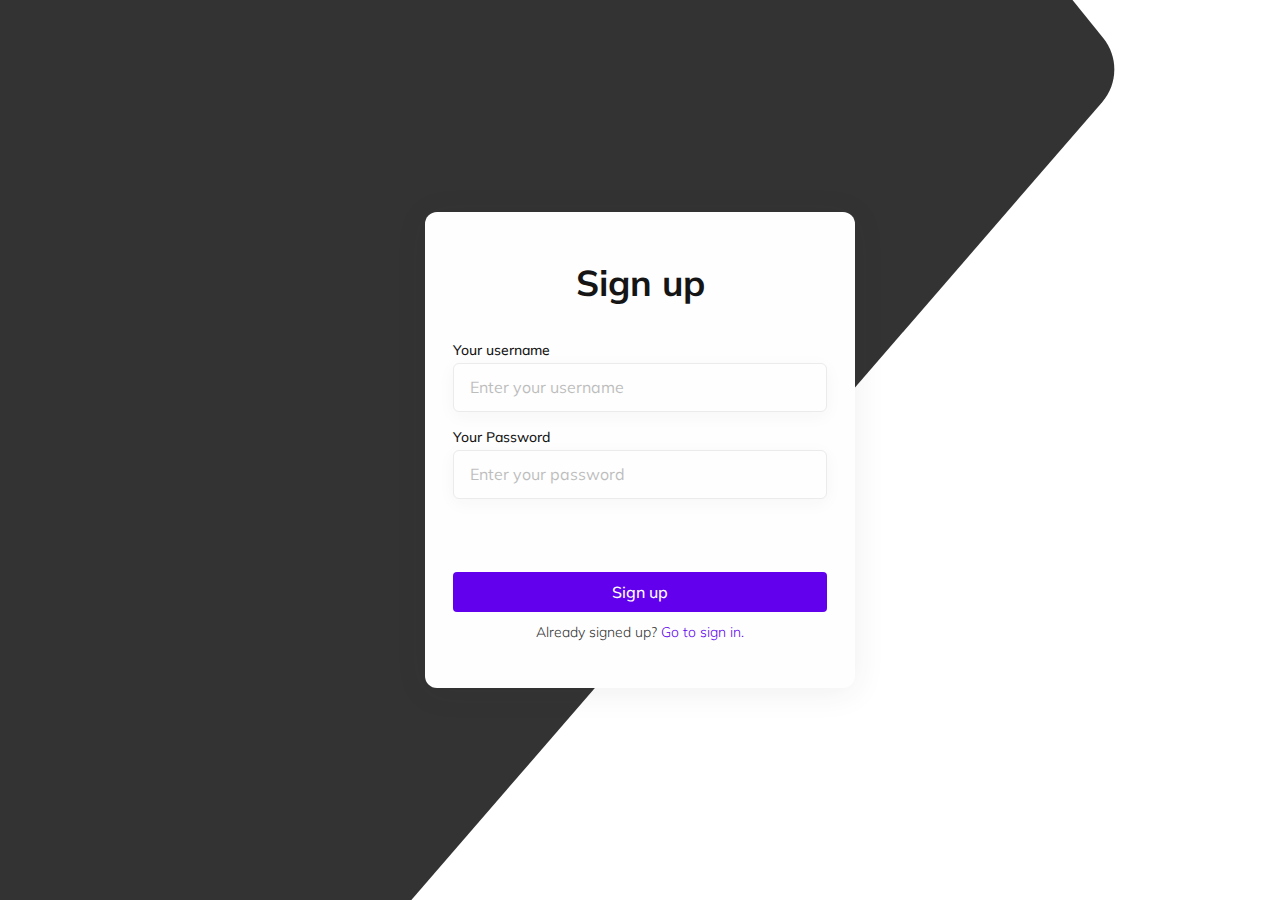
<file: index.html>
<!DOCTYPE html>
<html lang="en">
  <head>
    <meta charset="UTF-8" />
    <meta name="viewport" content="width=device-width, initial-scale=1.0" />
    <title>Sign up</title>
    <link rel="stylesheet" href="./assets/style/style.css" />
  </head>
  <body>
    <div class="container">
      <div class="shape">
        <svg xmlns="http://www.w3.org/2000/svg" fill="none">
          <path
            d="M0 0H1072.5L1103.2 37.9667C1118.42 56.7948 1117.96 83.8246 1102.12 102.13L304 1024H0V0Z"
            fill="#333333"
          />
        </svg>
      </div>
      <div class="signUp_container">
        <h1>Sign up</h1>
        <form action="">
          <label for="userName">Your username</label>
          <input
            type="text"
            placeholder="Enter your username"
            name="userName"
          />
          <label for="password">Your Password</label>
          <input
            type="password"
            placeholder="Enter your password"
            name="password"
          />
          <p class="alert">Ma'lumotlarni to'liq to'ldiring.</p>
          <button type="submit" name="submit" value="submit">Sign up</button>
        </form>
        <p>
          Already signed up?
          <a href="./Pages/Sign-in/index.html">Go to sign in.</a>
        </p>
      </div>
    </div>
    <script src="./assets/script/index.js"></script>
  </body>
</html>
</file>
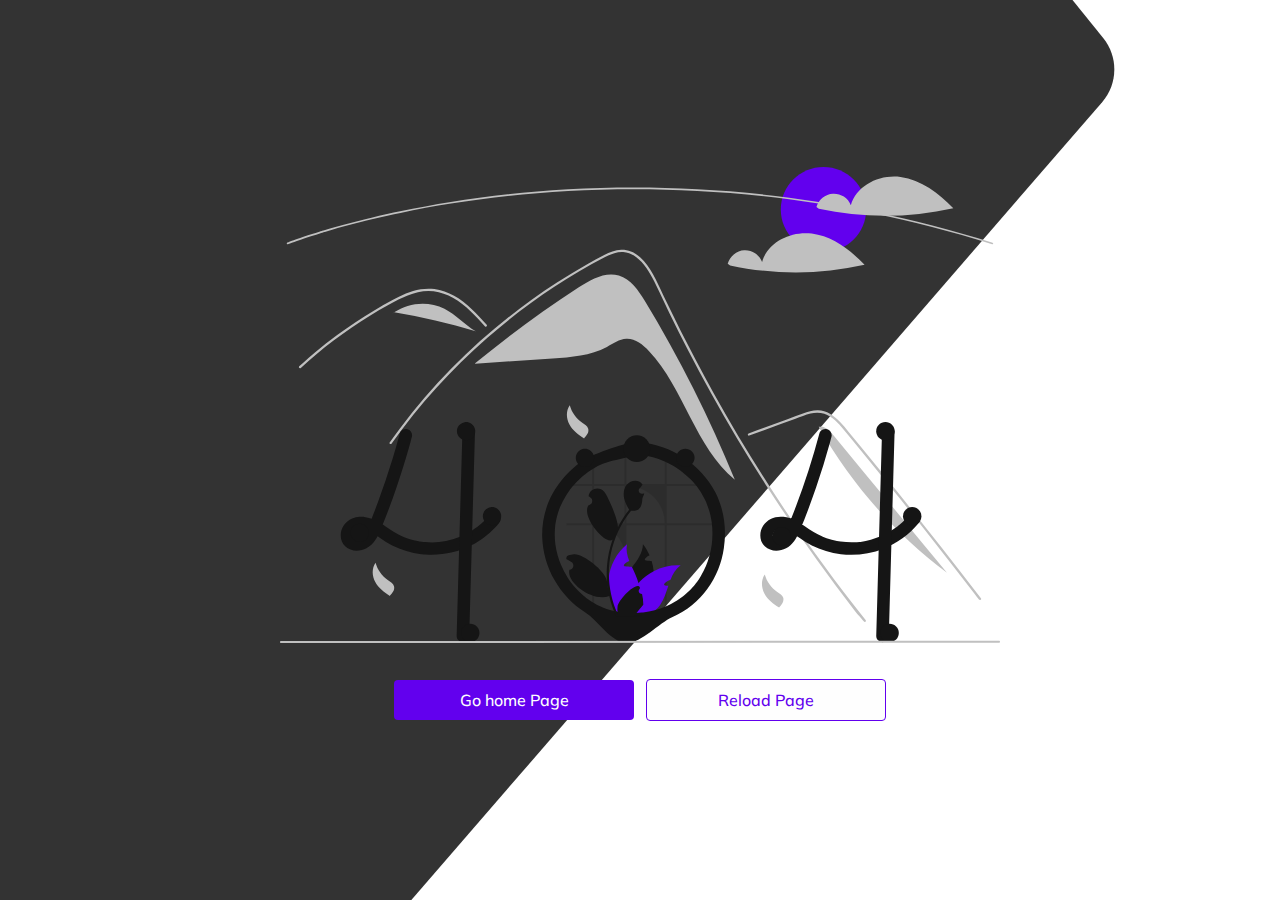
<file: Pages/NotFound/index.html>
<!DOCTYPE html>
<html lang="en">
  <head>
    <meta charset="UTF-8" />
    <meta name="viewport" content="width=device-width, initial-scale=1.0" />
    <title>Page Not found!</title>
    <link rel="stylesheet" href="./assets/style.css" />
  </head>
  <body>
    <div class="container">
      <div class="shape">
        <svg xmlns="http://www.w3.org/2000/svg" fill="none">
          <path
            d="M0 0H1072.5L1103.2 37.9667C1118.42 56.7948 1117.96 83.8246 1102.12 102.13L304 1024H0V0Z"
            fill="#333333"
          />
        </svg>
      </div>
      <div class="pageNotFound_container">
        <div class="pageNotFound_container_images">
          <svg
            width="720"
            height="476"
            viewBox="0 0 720 476"
            fill="none"
            xmlns="http://www.w3.org/2000/svg"
          >
            <g clip-path="url(#clip0_92_391)">
              <path
                d="M364.746 133.785C358.326 123.213 350.719 111.926 338.805 108.474C325.008 104.477 310.836 112.418 298.814 120.254C262.862 143.69 228.239 169.087 195.105 196.33L195.141 196.741C220.938 194.97 246.734 193.199 272.53 191.427C291.168 190.148 310.446 188.692 326.917 179.913C333.167 176.582 339.26 172.133 346.342 171.823C355.141 171.438 362.814 177.556 368.843 183.948C404.509 221.761 414.83 279.585 454.843 312.807C429.612 250.855 399.485 190.993 364.746 133.785Z"
                fill="#C0C0C0"
              />
              <path
                d="M583.978 454.504C580.034 449.546 578.423 448.385 574.532 443.38C542.855 402.59 513.08 360.421 485.209 316.875C466.278 287.3 448.286 257.157 431.232 226.447C423.113 211.846 415.217 197.131 407.543 182.302C401.588 170.804 395.766 159.236 390.077 147.6C388.45 144.277 386.87 140.938 385.297 137.592C381.59 129.723 377.953 121.815 374.047 114.053C369.596 105.205 364.178 95.9303 356.006 89.9863C352.286 87.1702 347.839 85.4663 343.183 85.0737C336.529 84.6459 330.39 87.381 324.62 90.3683C282.399 112.288 242.871 139.769 207.119 171.04C171.275 202.382 139.237 237.79 111.657 276.543C110.813 277.742 108.818 276.596 109.669 275.389C113.023 270.668 116.443 265.997 119.929 261.377C163.281 203.974 216.436 154.61 276.965 115.542C287.149 108.972 297.524 102.71 308.09 96.7554C313.416 93.7528 318.765 90.7885 324.205 88.0075C329.539 85.28 335.202 82.8275 341.295 82.7358C362.03 82.4149 372.765 105.794 380.14 121.525C382.457 126.476 384.803 131.411 387.177 136.331C396.147 155.011 405.463 173.521 415.124 191.86C421.087 203.182 427.18 214.439 433.404 225.629C452.772 260.476 473.358 294.617 495.162 328.053C524.047 372.342 552.7 411.467 585.605 452.884C586.511 454.031 584.892 455.666 583.978 454.504Z"
                fill="#C0C0C0"
              />
              <path
                d="M205.07 159.496C203.865 158.159 202.668 156.822 201.455 155.485C191.894 144.957 181.634 134.551 168.504 128.515C162.244 125.547 155.409 123.969 148.476 123.893C141.308 123.916 134.302 125.788 127.68 128.409C124.549 129.654 121.487 131.067 118.471 132.572C115.026 134.299 111.641 136.14 108.273 137.997C101.949 141.481 95.7081 145.117 89.5489 148.907C77.2936 156.448 65.4222 164.564 53.9347 173.256C47.9796 177.764 42.1475 182.419 36.4382 187.222C31.128 191.684 25.9252 196.265 20.8298 200.967C19.7402 201.968 18.1133 200.348 19.2029 199.347C20.5458 198.102 21.9041 196.864 23.2624 195.642C27.0993 192.188 30.9976 188.801 34.9574 185.48C42.1782 179.414 49.5859 173.582 57.1807 167.984C68.9907 159.275 81.2074 151.156 93.8305 143.628C100.139 139.869 106.533 136.268 113.015 132.824C114.972 131.785 116.952 130.769 118.955 129.807C123.499 127.524 128.221 125.611 133.074 124.084C139.949 121.87 147.223 121.158 154.4 121.998C161.329 123.002 168.005 125.301 174.076 128.775C186.967 135.949 196.966 147.043 206.697 157.869C207.679 158.969 206.06 160.596 205.07 159.496Z"
                fill="#C0C0C0"
              />
              <path
                d="M469.22 268.595L500.112 257.346L515.45 251.76C520.445 249.941 525.429 247.871 530.593 246.568C535.08 245.292 539.845 245.352 544.299 246.742C548.27 248.205 551.906 250.449 554.989 253.34C558.139 256.228 561.07 259.344 563.757 262.663C567.097 266.658 570.387 270.696 573.691 274.72C587.331 291.327 600.881 308.007 614.343 324.759C627.804 341.51 641.175 358.333 654.455 375.227C667.769 392.162 680.991 409.167 694.121 426.244C695.729 428.336 697.337 430.429 698.942 432.523C699.829 433.68 701.83 432.54 700.93 431.366C687.703 414.118 674.384 396.94 660.972 379.833C647.528 362.685 633.99 345.609 620.36 328.607C606.73 311.604 593.008 294.676 579.193 277.821C575.752 273.622 572.305 269.427 568.852 265.238C565.939 261.703 563.059 258.131 559.865 254.841C554 248.803 546.674 243.467 537.904 243.322C532.748 243.237 527.758 244.866 522.967 246.592C517.803 248.452 512.651 250.347 507.493 252.225L476.385 263.553L468.608 266.385C467.227 266.888 467.824 269.103 469.22 268.595Z"
                fill="#C0C0C0"
              />
              <path
                d="M164.439 141.763C148.74 133.73 128.636 135.303 114.21 145.339C141.726 150.066 168.942 156.39 195.717 164.279C184.598 157.792 175.901 147.628 164.439 141.763Z"
                fill="#C0C0C0"
              />
              <path
                d="M114.056 145.312L111.033 147.757C112.055 146.901 113.118 146.099 114.21 145.339C114.159 145.33 114.107 145.32 114.056 145.312Z"
                fill="#C0C0C0"
              />
              <path
                d="M553.826 268.708C550.785 265.022 547.497 261.163 542.948 259.667L538.702 259.833C571.028 316.704 614.687 366.398 666.999 405.864C629.275 360.145 591.55 314.426 553.826 268.708Z"
                fill="#C0C0C0"
              />
              <path
                d="M289.755 238.305C291.721 245.414 296.148 251.601 302.254 255.773C304.615 257.373 307.408 258.908 308.215 261.635C308.64 263.374 308.378 265.209 307.484 266.761C306.591 268.293 305.505 269.705 304.252 270.962L304.137 271.389C298.279 267.933 292.706 263.56 289.47 257.595C286.234 251.63 285.782 243.811 289.755 238.305Z"
                fill="#C0C0C0"
              />
              <path
                d="M484.795 407.488C486.761 414.596 491.188 420.783 497.294 424.955C499.655 426.555 502.448 428.09 503.255 430.817C503.68 432.556 503.418 434.391 502.524 435.943C501.631 437.475 500.545 438.887 499.292 440.144L499.177 440.571C493.319 437.115 487.746 432.742 484.51 426.777C481.274 420.812 480.822 412.993 484.795 407.488Z"
                fill="#C0C0C0"
              />
              <path
                d="M95.5525 395.82C97.5176 402.928 101.945 409.116 108.051 413.287C110.412 414.887 113.205 416.422 114.012 419.15C114.437 420.888 114.175 422.723 113.281 424.275C112.388 425.807 111.302 427.219 110.049 428.477L109.934 428.903C104.076 425.447 98.5029 421.075 95.2669 415.109C92.0309 409.144 91.5791 401.326 95.5525 395.82Z"
                fill="#C0C0C0"
              />
              <path
                d="M543.474 85.0077C567.052 85.0077 586.165 65.9781 586.165 42.5039C586.165 19.0296 567.052 0 543.474 0C519.896 0 500.783 19.0296 500.783 42.5039C500.783 65.9781 519.896 85.0077 543.474 85.0077Z"
                fill="#6200EE"
              />
              <path
                d="M620.515 9.8929C599.825 7.10853 576.204 18.2426 570.842 38.3318C569.49 34.7599 567.033 31.7082 563.826 29.6177C560.618 27.5271 556.826 26.5058 552.998 26.7014C549.169 26.897 545.502 28.2994 542.526 30.7058C539.55 33.1123 537.42 36.3983 536.443 40.0892L538.812 41.7782C583.15 51.3243 629.047 51.1177 673.296 41.1728C658.904 26.114 641.205 12.6772 620.515 9.8929Z"
                fill="#C0C0C0"
              />
              <path
                d="M531.785 66.5647C511.095 63.7803 487.474 74.9144 482.111 95.0036C480.76 91.4317 478.303 88.3801 475.095 86.2895C471.888 84.1989 468.096 83.1776 464.267 83.3732C460.439 83.5688 456.771 84.9712 453.796 87.3777C450.82 89.7841 448.69 93.0702 447.713 96.761L450.081 98.45C494.419 107.996 540.316 107.79 584.566 97.8447C570.174 82.7859 552.475 69.349 531.785 66.5647Z"
                fill="#C0C0C0"
              />
              <path
                d="M712.366 77.2806C712.28 77.2807 712.195 77.2675 712.113 77.2415C490.783 7.55334 295.712 16.6663 171.041 36.5827C154.074 39.2921 137.062 42.4214 120.478 45.8845C116.244 46.7675 111.851 47.7141 107.422 48.6996C102.133 49.8724 96.9135 51.0802 91.909 52.288C89.7476 52.7975 87.6285 53.3111 85.5515 53.8287C82.4055 54.6019 79.2133 55.4076 75.7915 56.2931C71.9678 57.2746 68.0828 58.3042 64.2419 59.3533C64.2279 59.3582 64.2135 59.3623 64.199 59.3655L64.1994 59.3663C59.8611 60.5456 55.5458 61.7591 51.3726 62.971C49.114 63.6204 46.933 64.261 44.8439 64.8934C44.6106 64.9577 44.4038 65.0195 44.1941 65.083L43.7453 65.2189C43.4853 65.2978 43.2287 65.3752 42.972 65.4484L42.9556 65.4533L42.956 65.4541L42.2767 65.6642C41.4666 65.9083 40.6761 66.1468 39.8987 66.3844C19.3526 72.6903 8.05773 77.1764 7.94615 77.2204C7.84411 77.2611 7.73502 77.2814 7.6251 77.2801C7.51518 77.2789 7.40658 77.2561 7.30551 77.2131C7.20444 77.17 7.11286 77.1076 7.03603 77.0293C6.95919 76.951 6.8986 76.8585 6.85769 76.7569C6.81679 76.6553 6.7964 76.5467 6.79766 76.4372C6.79892 76.3278 6.82182 76.2197 6.86505 76.119C6.90828 76.0184 6.97099 75.9272 7.04961 75.8507C7.12822 75.7743 7.2212 75.7139 7.32324 75.6732C7.43564 75.6292 18.7857 71.1204 39.4066 64.7909C40.1869 64.5524 40.9794 64.3139 41.792 64.069L42.423 63.8736C42.4447 63.8655 42.4664 63.859 42.4884 63.8525C42.7439 63.78 42.9989 63.7027 43.2581 63.6246L43.7077 63.4887C43.9317 63.4211 44.1524 63.3544 44.3784 63.2925C46.4531 62.6642 48.6415 62.0221 50.9058 61.3701C55.0806 60.1575 59.4001 58.944 63.7416 57.763C63.7551 57.7582 63.769 57.7549 63.7825 57.7508C67.6369 56.6985 71.5361 55.664 75.3721 54.6792C78.7993 53.7929 81.9976 52.9856 85.1489 52.2108C87.2347 51.694 89.3579 51.1793 91.5186 50.6668C96.5288 49.4574 101.759 48.248 107.057 47.0728C111.493 46.0863 115.893 45.1374 120.134 44.2535C136.745 40.7848 153.783 37.6505 170.775 34.9371C295.625 14.9922 490.976 5.86453 712.618 75.6528C712.808 75.7127 712.971 75.8385 713.076 76.0075C713.182 76.1765 713.223 76.3775 713.193 76.5742C713.162 76.7708 713.062 76.9502 712.911 77.0797C712.759 77.2093 712.566 77.2805 712.366 77.2806Z"
                fill="#C0C0C0"
              />
              <path
                d="M220.143 349.899C219.853 349.055 219.365 348.292 218.72 347.673C218.482 347.453 218.224 347.255 217.95 347.082C215.765 345.631 212.5 345.306 210.424 347.082C210.215 347.262 210.022 347.46 209.847 347.673C209.227 348.432 208.591 349.173 207.938 349.899C206.867 351.115 205.77 352.29 204.623 353.432C204.297 353.749 203.971 354.074 203.636 354.391C203.443 354.582 203.251 354.766 203.058 354.949C202.322 355.649 201.568 356.324 200.806 356.991C200.405 357.349 200.003 357.699 199.593 358.041C198.982 358.549 198.37 359.058 197.751 359.549C197.692 359.591 197.634 359.633 197.575 359.683C197.559 359.691 197.55 359.708 197.533 359.716C197.525 359.716 197.517 359.716 197.508 359.733C197.486 359.742 197.466 359.756 197.45 359.774C197.266 359.899 197.14 359.983 197.048 360.058C197.081 360.041 197.115 360.016 197.148 359.999C196.998 360.116 196.839 360.233 196.688 360.35C195.223 361.425 193.725 362.458 192.193 363.425C188.403 365.84 184.422 367.944 180.29 369.717C180.013 369.825 179.729 369.942 179.444 370.05C168.624 374.464 156.888 376.186 145.249 375.068C144.061 374.976 142.872 374.851 141.683 374.692C140.311 374.492 138.946 374.251 137.59 373.976C132.427 372.95 127.376 371.432 122.506 369.442C116.414 366.664 110.619 363.28 105.212 359.341C104.375 358.749 103.529 358.158 102.684 357.583C103.646 355.232 104.592 352.882 105.513 350.515C105.973 349.373 106.417 348.232 106.852 347.082C110.276 338.222 113.49 329.28 116.571 320.304C119.685 311.212 122.623 302.066 125.385 292.868C125.67 291.935 125.946 291.002 126.214 290.068C127.662 285.209 129.052 280.339 130.383 275.458C130.508 274.983 130.642 274.517 130.759 274.042C131.144 272.642 131.521 271.241 131.89 269.841C132.727 266.683 130.835 262.907 127.503 262.149C125.899 261.739 124.198 261.966 122.758 262.78C121.319 263.595 120.253 264.934 119.785 266.516C119.425 267.866 119.065 269.208 118.697 270.558C116.931 277.084 115.073 283.587 113.122 290.068C112.838 291.002 112.553 291.935 112.268 292.868C107.966 306.986 103.242 320.963 98.0965 334.797C97.4771 336.472 96.8493 338.142 96.2131 339.806C95.9034 340.623 95.5936 341.439 95.2756 342.256C94.6645 343.865 94.0367 345.473 93.4089 347.082C93.0489 348.023 92.6806 348.965 92.3123 349.899C92.0695 350.49 91.8352 351.082 91.6008 351.665C89.2141 350.812 86.7414 350.22 84.2261 349.899L83.8243 349.849C81.8742 349.615 79.9021 349.632 77.9563 349.899C75.0442 350.237 72.2422 351.208 69.7485 352.743C67.2548 354.278 65.1303 356.34 63.5251 358.783C59.5322 365.042 59.5824 373.992 65.1825 379.31C70.95 384.785 79.6807 384.743 86.4695 381.318C90.0671 379.38 93.1005 376.55 95.2756 373.101C96.1088 371.85 96.8745 370.557 97.5692 369.225C97.745 369.342 97.9207 369.459 98.0965 369.584C98.7662 370.05 99.4359 370.525 100.097 370.992C103.95 373.771 108.011 376.254 112.243 378.418C121.344 382.922 131.14 385.872 141.223 387.144C141.449 387.169 141.667 387.202 141.893 387.227C143.006 387.369 144.128 387.477 145.249 387.569C161.34 388.776 177.45 385.498 191.774 378.101C192.988 377.476 194.191 376.82 195.382 376.134C197.232 375.067 199.04 373.934 200.806 372.734C201.769 372.084 202.707 371.425 203.636 370.734C207.696 367.756 211.481 364.423 214.945 360.775C216.259 359.399 217.517 357.98 218.72 356.516C219.857 355.318 220.513 353.746 220.562 352.099C220.555 351.346 220.413 350.601 220.143 349.899ZM81.5307 369.75C81.7065 369.625 81.8823 369.492 82.0497 369.359C81.9995 369.484 81.7567 369.625 81.5307 369.75ZM84.2177 367.058C84.0252 367.275 83.8494 367.492 83.6569 367.708C83.0711 368.361 82.4419 368.974 81.7734 369.542C81.6813 369.625 81.5809 369.709 81.4805 369.784C81.4794 369.784 81.4783 369.784 81.4772 369.784C81.4762 369.785 81.4753 369.785 81.4745 369.786C81.4737 369.787 81.4731 369.788 81.4727 369.789C81.4723 369.79 81.4721 369.791 81.4721 369.792C81.3512 369.846 81.2337 369.907 81.1205 369.975C80.7605 370.192 80.3922 370.392 80.0156 370.575C79.278 370.846 78.5193 371.055 77.7471 371.2C77.1537 371.244 76.5582 371.249 75.9641 371.217H75.9473C75.5374 371.127 75.1323 371.015 74.7336 370.884C74.5327 370.784 74.3402 370.667 74.1476 370.55C74.0723 370.484 74.0053 370.417 73.9635 370.375C73.8817 370.301 73.8061 370.22 73.7375 370.134C73.7375 370.133 73.7373 370.132 73.7369 370.13C73.7365 370.129 73.7359 370.129 73.7351 370.128C73.7343 370.127 73.7334 370.126 73.7324 370.126C73.7313 370.126 73.7302 370.125 73.7291 370.125C73.637 369.959 73.5366 369.792 73.4445 369.625C73.4398 369.621 73.4368 369.615 73.4362 369.609C73.3692 369.4 73.3106 369.184 73.2604 368.967C73.2422 368.586 73.245 368.205 73.2687 367.825C73.3811 367.293 73.5321 366.769 73.7208 366.258C73.8902 365.896 74.0832 365.545 74.2983 365.208C74.3151 365.175 74.3988 365.042 74.4909 364.892C74.4993 364.883 74.4992 364.883 74.4992 364.875C74.6248 364.733 74.7504 364.583 74.8843 364.45C75.1103 364.2 75.3531 363.983 75.5958 363.758C76.0679 363.451 76.557 363.169 77.0607 362.916C77.8598 362.634 78.6799 362.414 79.5134 362.258C80.7425 362.161 81.9778 362.172 83.2049 362.291C84.3672 362.492 85.514 362.773 86.6369 363.133C85.9563 364.448 85.1814 365.713 84.3182 366.917C84.2847 366.967 84.2512 367.017 84.2177 367.058ZM74.9094 364.317C74.8356 364.434 74.7486 364.543 74.6499 364.642C74.7163 364.519 74.8042 364.409 74.9094 364.317Z"
                fill="#151515"
              />
              <path
                d="M194.98 264.782C194.905 267.399 194.83 270.016 194.754 272.633C194.595 278.442 194.431 284.254 194.26 290.068C194.085 296.61 193.9 303.15 193.708 309.686C193.616 313.062 193.521 316.437 193.423 319.812C193.164 328.905 192.907 337.995 192.653 347.082C192.628 348.023 192.595 348.957 192.569 349.898C192.444 354.407 192.318 358.916 192.193 363.425C192.05 368.317 191.911 373.209 191.774 378.101C191.674 381.768 191.571 385.438 191.465 389.11C190.711 415.721 189.958 442.332 189.204 468.943C189.173 470.591 188.501 472.162 187.33 473.327C186.16 474.493 184.581 475.162 182.926 475.193C181.265 475.18 179.676 474.517 178.502 473.348C177.327 472.178 176.662 470.596 176.648 468.943C177.067 453.975 177.491 439.007 177.921 424.039C178.297 410.504 178.679 396.969 179.067 383.435C179.193 378.976 179.318 374.515 179.444 370.05C179.637 363.333 179.826 356.616 180.013 349.898C180.038 348.957 180.072 348.023 180.097 347.082C180.114 346.256 180.139 345.44 180.164 344.615C180.532 331.572 180.901 318.526 181.269 305.478C181.42 300.344 181.565 295.207 181.704 290.068C181.872 284.209 182.039 278.353 182.206 272.5C182.282 269.925 182.349 267.358 182.424 264.782C182.456 263.135 183.128 261.563 184.298 260.398C185.469 259.232 187.047 258.564 188.702 258.532C190.363 258.545 191.952 259.208 193.127 260.377C194.301 261.547 194.967 263.129 194.98 264.782Z"
                fill="#151515"
              />
              <path
                d="M539.379 266.517C532.796 291.336 524.927 315.799 515.806 339.808C513.289 346.431 510.714 353.04 507.961 359.57L508.594 358.077C507.365 361.187 505.796 364.153 503.915 366.921C503.787 367.099 503.657 367.276 503.524 367.451C504.175 366.623 504.298 366.459 503.895 366.96C503.682 367.211 503.472 367.462 503.252 367.706C502.667 368.359 502.038 368.973 501.37 369.543C501.202 369.686 501.031 369.826 500.858 369.963L501.643 369.355C501.552 369.569 500.912 369.853 500.713 369.974C500.068 370.362 499.395 370.701 498.7 370.99L500.2 370.36C499.06 370.817 497.872 371.141 496.658 371.327L498.327 371.104C497.134 371.268 495.925 371.281 494.729 371.142L496.398 371.365C495.42 371.231 494.462 370.975 493.548 370.601L495.048 371.231C494.56 371.02 494.09 370.77 493.642 370.484C493.415 370.337 492.717 369.811 493.63 370.505C494.579 371.227 493.752 370.567 493.557 370.375C493.394 370.215 493.247 370.042 493.088 369.879C492.35 369.125 493.922 371.177 493.42 370.295C493.152 369.853 492.907 369.398 492.685 368.931L493.318 370.424C493.03 369.713 492.825 368.972 492.709 368.214L492.933 369.876C492.813 368.934 492.812 367.98 492.93 367.038L492.706 368.7C492.859 367.648 493.139 366.618 493.539 365.633L492.906 367.126C493.184 366.463 493.514 365.823 493.892 365.21C494.066 364.894 494.27 364.595 494.502 364.317C494.543 364.331 493.44 365.578 494.025 364.948C494.178 364.783 494.321 364.61 494.476 364.447C494.724 364.185 494.99 363.946 495.251 363.698C496.125 362.869 494.027 364.503 495.036 363.847C495.768 363.369 496.537 362.951 497.338 362.598L495.838 363.228C497.178 362.68 498.583 362.305 500.019 362.111L498.35 362.335C500.149 362.129 501.966 362.15 503.758 362.398L502.089 362.175C504.36 362.518 506.579 363.139 508.696 364.025L507.196 363.395C511.707 365.324 515.703 368.187 519.692 370.994C523.544 373.772 527.604 376.253 531.835 378.417C540.936 382.922 550.733 385.873 560.816 387.146C575.277 388.909 589.952 387.029 603.493 381.678C617.034 376.326 629.009 367.674 638.318 356.516C639.454 355.317 640.108 353.744 640.157 352.097C640.145 350.441 639.485 348.856 638.318 347.677C636.015 345.572 631.664 344.977 629.439 347.677C627.331 350.239 625.065 352.668 622.653 354.95C621.528 356.013 620.372 357.044 619.186 358.042C618.509 358.612 617.822 359.17 617.126 359.718C616.797 359.977 615.771 360.666 617.346 359.553C616.985 359.808 616.639 360.087 616.283 360.349C611.011 364.218 605.298 367.453 599.263 369.987L600.763 369.357C594.287 372.062 587.486 373.917 580.529 374.876L582.198 374.653C575.043 375.59 567.794 375.58 560.641 374.621L562.31 374.845C555.158 373.867 548.164 371.97 541.502 369.202L543.002 369.832C536.573 367 530.472 363.482 524.807 359.339C521.858 357.165 518.748 355.216 515.504 353.51C511.725 351.588 507.633 350.35 503.419 349.852C495.518 348.927 487.466 351.991 483.123 358.787C479.125 365.041 479.177 373.991 484.775 379.31C490.54 384.787 499.272 384.741 506.066 381.315C512.61 378.015 516.541 371.159 519.305 364.695C525.525 350.148 531.032 335.264 536.164 320.305C541.24 305.505 545.843 290.556 549.974 275.456C550.486 273.586 550.99 271.714 551.487 269.84C552.325 266.683 550.431 262.906 547.102 262.151C545.497 261.74 543.795 261.966 542.354 262.78C540.913 263.595 539.847 264.934 539.379 266.517Z"
                fill="#151515"
              />
              <path
                d="M602.02 264.782L599.76 344.617L597.512 424.036L596.241 468.943C596.255 470.596 596.921 472.178 598.096 473.347C599.27 474.516 600.859 475.18 602.519 475.194C604.174 475.162 605.753 474.493 606.923 473.328C608.094 472.162 608.765 470.591 608.797 468.943L611.057 389.108L613.305 309.689L614.576 264.782C614.562 263.129 613.896 261.547 612.722 260.378C611.547 259.209 609.959 258.546 608.298 258.531C606.643 258.563 605.065 259.232 603.894 260.397C602.724 261.563 602.052 263.134 602.02 264.782Z"
                fill="#151515"
              />
              <path
                opacity="0.2"
                d="M384.715 446.653H386.665V358.277H432.142V356.341H386.665V319.051H421.785C421.27 318.399 420.741 317.755 420.196 317.12H386.665V292.49C386.02 292.216 385.37 291.953 384.715 291.704V317.12H346.501V285.563C345.846 285.593 345.201 285.637 344.552 285.692V317.12H314.065V293.575C313.41 293.864 312.765 294.167 312.126 294.486V317.12H286.498V319.051H312.126V356.341H286.498V358.277H312.126V446.653H314.065V358.277C318.069 358.276 322.033 359.061 325.733 360.586C329.432 362.111 332.793 364.347 335.624 367.165C338.455 369.984 340.701 373.331 342.233 377.013C343.764 380.696 344.552 384.644 344.552 388.63V446.653H346.501V358.277H384.715V446.653ZM314.065 356.341V319.051H344.552V356.341H314.065ZM346.501 356.341V319.051H347.266C352.184 319.051 357.054 320.016 361.598 321.89C366.142 323.764 370.27 326.511 373.748 329.974C377.225 333.437 379.984 337.547 381.866 342.072C383.747 346.596 384.716 351.444 384.716 356.341H346.501Z"
                fill="#151515"
              />
              <path
                d="M372.81 420.155C370.356 431.055 364.477 440.893 356.026 448.241C355.407 448.774 354.788 449.291 354.143 449.799C352.578 449.941 351.023 450.085 349.48 450.233C348.2 450.349 346.936 450.474 345.68 450.591L345.454 450.616L345.295 449.249L344.659 443.715C342.191 439.704 340.661 435.191 340.183 430.511C339.705 425.831 340.29 421.104 341.896 416.68C344.106 410.746 348.108 405.504 352.042 400.303C357.475 393.119 362.756 386.018 362.949 377.259C365.622 380.665 367.845 384.399 369.562 388.369C367.942 389.128 366.486 390.195 365.276 391.511C364.933 391.886 364.59 392.411 364.824 392.861C365.025 393.244 365.527 393.336 365.963 393.386C367.009 393.494 368.064 393.602 369.11 393.711C369.947 393.802 370.784 393.886 371.621 393.977C372.634 397.287 373.321 400.686 373.672 404.128C374.236 409.482 373.945 414.891 372.81 420.155Z"
                fill="#151515"
              />
              <path
                d="M400.601 398.311C395.662 401.887 392.774 407.029 390.531 412.696C388.232 413.429 386.163 414.744 384.529 416.513C384.186 416.888 383.843 417.413 384.077 417.863C384.278 418.246 384.78 418.338 385.215 418.388C386.262 418.496 387.317 418.605 388.363 418.713C386.12 425.414 384.06 432.348 380.093 438.007C377.454 441.743 374.014 444.848 370.022 447.099C368.934 447.717 367.81 448.27 366.657 448.758C362.405 449.083 358.234 449.43 354.143 449.799C352.578 449.941 351.023 450.085 349.48 450.233C348.2 450.349 346.936 450.474 345.68 450.591C345.672 450.133 345.672 449.674 345.68 449.216C345.945 437.005 350.457 425.265 358.446 415.996C358.822 415.563 359.207 415.138 359.601 414.713C363.648 410.409 368.408 406.829 373.672 404.128C381.967 399.834 391.264 397.826 400.601 398.311Z"
                fill="#6200EE"
              />
              <path
                d="M350.929 445.957L349.966 448.791L349.48 450.233C348.2 450.349 346.936 450.474 345.68 450.591L345.454 450.616C344.065 450.758 342.683 450.899 341.302 451.041C340.942 450.624 340.582 450.199 340.231 449.766C331.493 439.232 327.299 425.683 328.565 412.079C329.831 398.476 336.454 385.924 346.986 377.168C345.881 382.927 347.17 388.444 349.288 393.919C349.062 394.011 348.844 394.103 348.635 394.203C347.015 394.962 345.559 396.029 344.349 397.344C344.006 397.719 343.663 398.245 343.897 398.695C344.098 399.078 344.6 399.17 345.036 399.22C346.082 399.328 347.137 399.436 348.183 399.545C349.02 399.636 349.857 399.72 350.694 399.811C351.088 399.853 351.481 399.895 351.874 399.936C351.933 400.061 351.983 400.178 352.042 400.303C354.428 405.454 356.997 410.629 358.446 415.996C358.809 417.343 359.094 418.709 359.299 420.088C359.944 424.749 359.526 429.495 358.077 433.973C356.628 438.451 354.185 442.547 350.929 445.957Z"
                fill="#6200EE"
              />
              <path
                d="M435.188 325.08C427.982 311.085 416.817 299.31 403.687 290.657C390.514 282.016 375.398 276.754 359.687 275.339C357.628 275.153 355.563 275.044 353.494 275.012C351.048 274.975 314.263 285.539 301.94 294.165C289.624 302.686 279.493 313.971 272.364 327.108C265.247 340.316 261.746 355.157 262.214 370.139C262.824 385.212 267.043 399.92 274.521 413.04C281.897 426.117 292.369 437.202 305.028 445.331C317.867 453.487 330.764 475.113 345.923 475.877C361.196 476.646 378.614 456.246 392.544 450.052C406.474 443.806 418.517 434.035 427.472 421.712C436.174 409.635 441.804 395.637 443.878 380.918C446.032 365.847 445.028 350.305 439.859 335.9C438.533 332.199 436.972 328.585 435.188 325.08C433.698 322.159 429.332 321.083 426.598 322.838C425.19 323.701 424.17 325.072 423.751 326.664C423.331 328.257 423.544 329.949 424.346 331.39C425.221 333.105 426.034 334.849 426.786 336.621L426.153 335.128C428.999 341.941 430.935 349.097 431.91 356.412L431.685 354.75C432.722 362.686 432.704 370.724 431.63 378.655L431.854 376.993C430.769 384.923 428.643 392.678 425.53 400.057L426.163 398.564C424.562 402.329 422.696 405.977 420.579 409.48C419.505 411.25 418.367 412.978 417.163 414.665C416.634 415.405 416.089 416.133 415.54 416.858C414.823 417.804 416.517 415.622 415.776 416.55C415.65 416.708 415.524 416.867 415.398 417.025C415.018 417.498 414.632 417.967 414.241 418.431C411.631 421.531 408.783 424.425 405.723 427.085C404.96 427.747 404.185 428.395 403.397 429.028C403.005 429.343 402.617 429.672 402.208 429.965C402.224 429.954 403.53 428.965 402.757 429.539C402.514 429.72 402.272 429.903 402.029 430.082C400.405 431.28 398.738 432.417 397.028 433.493C393.091 435.962 388.96 438.112 384.676 439.921L386.176 439.291C378.786 442.388 371.019 444.504 363.075 445.584L364.744 445.361C356.804 446.429 348.757 446.444 340.813 445.403L342.482 445.626C335.262 444.661 328.2 442.76 321.475 439.972L322.975 440.602C319.079 438.965 315.324 437.017 311.744 434.776C309.973 433.665 308.247 432.485 306.568 431.236C306.329 431.058 306.091 430.877 305.852 430.698C305.086 430.122 306.403 431.123 306.413 431.13C305.968 430.812 305.539 430.471 305.129 430.109C304.317 429.452 303.519 428.779 302.733 428.091C299.589 425.334 296.654 422.351 293.95 419.165C293.273 418.369 292.61 417.56 291.962 416.74C291.682 416.384 291.17 415.664 292.301 417.181C292.152 416.981 291.998 416.785 291.847 416.587C291.487 416.111 291.131 415.631 290.78 415.147C289.55 413.453 288.382 411.718 287.274 409.942C284.771 405.92 282.586 401.71 280.74 397.35L281.373 398.843C278.352 391.687 276.286 384.168 275.229 376.477L275.453 378.139C274.498 371.05 274.485 363.866 275.412 356.774L275.188 358.435C276.139 351.567 277.995 344.853 280.708 338.467L280.075 339.961C281.782 335.963 283.796 332.102 286.098 328.413C287.251 326.566 288.472 324.765 289.763 323.008C290.056 322.609 290.352 322.212 290.652 321.818C290.923 321.462 291.669 320.574 290.397 322.142C290.521 321.988 290.641 321.83 290.764 321.675C291.472 320.782 292.198 319.903 292.94 319.037C295.751 315.761 298.796 312.692 302.051 309.852C302.873 309.135 303.709 308.432 304.557 307.745C304.943 307.432 305.331 307.123 305.722 306.817C305.878 306.695 306.036 306.575 306.192 306.452C304.52 307.776 305.727 306.812 306.107 306.529C307.856 305.224 309.651 303.985 311.494 302.811C315.589 300.203 319.898 297.943 324.374 296.054L322.874 296.684C329.37 293.968 358.149 287.559 363.384 288.258L361.715 288.035C369.408 289.104 376.928 291.173 384.081 294.188L382.582 293.557C386.207 295.09 389.73 296.852 393.129 298.832C394.827 299.824 396.492 300.869 398.124 301.968C398.896 302.488 399.66 303.02 400.416 303.564C400.794 303.836 401.17 304.11 401.543 304.388C401.751 304.542 401.956 304.699 402.164 304.853C403.034 305.502 400.965 303.913 401.877 304.631C404.929 307.018 407.828 309.594 410.556 312.343C411.896 313.701 413.19 315.103 414.437 316.547C415.077 317.289 415.704 318.041 416.318 318.804C416.623 319.183 417.661 320.555 416.389 318.874C416.7 319.285 417.014 319.693 417.321 320.107C419.967 323.672 422.316 327.445 424.346 331.39C425.847 334.305 430.194 335.392 432.936 333.632C434.344 332.769 435.365 331.399 435.784 329.806C436.204 328.213 435.99 326.52 435.188 325.08Z"
                fill="#151515"
              />
              <path
                d="M362.035 427.085C361.387 427.115 360.746 426.945 360.197 426.6C359.649 426.254 359.221 425.75 358.971 425.154C358.721 424.558 358.66 423.9 358.798 423.268C358.936 422.637 359.266 422.064 359.742 421.625C359.822 421.31 359.879 421.083 359.959 420.767C359.93 420.698 359.902 420.63 359.873 420.561C356.96 413.646 338.372 432.923 337.569 439.423C337.215 442.295 337.364 445.208 338.01 448.03C331.989 434.954 328.863 420.742 328.843 406.357C328.841 402.747 329.043 399.14 329.446 395.553C329.779 392.612 330.241 389.693 330.833 386.794C334.06 371.064 340.988 356.322 351.05 343.776C356.803 344.096 361.846 343.223 362.333 332.12C362.42 330.146 363.891 328.435 364.215 326.49C363.666 326.562 363.108 326.607 362.558 326.642C362.387 326.651 362.207 326.66 362.036 326.669L361.971 326.672C361.368 326.699 360.769 326.552 360.248 326.248C359.726 325.944 359.304 325.496 359.032 324.959C358.76 324.422 358.649 323.818 358.714 323.22C358.779 322.621 359.016 322.055 359.397 321.587C359.634 321.297 359.871 321.006 360.109 320.716C360.469 320.268 360.838 319.828 361.198 319.38C361.24 319.337 361.279 319.293 361.316 319.246C361.73 318.734 362.144 318.232 362.558 317.721C361.802 316.553 360.785 315.574 359.587 314.861C355.435 312.441 349.708 314.117 346.709 317.856C343.701 321.595 343.134 326.84 344.179 331.511C345.206 335.485 346.905 339.257 349.204 342.664C348.978 342.951 348.744 343.229 348.519 343.516C344.404 348.785 340.817 354.442 337.81 360.408C338.66 353.791 328.257 329.898 324.234 324.837C319.402 318.758 309.492 321.411 308.641 329.117C308.633 329.192 308.625 329.266 308.617 329.341C309.214 329.677 309.799 330.033 310.372 330.41C311.091 330.888 311.648 331.571 311.97 332.37C312.292 333.169 312.365 334.046 312.178 334.887C311.99 335.727 311.553 336.492 310.922 337.081C310.291 337.669 309.496 338.055 308.641 338.186L308.554 338.199C300.555 349.57 326.197 379.165 332.616 372.52C329.595 381.044 327.7 389.923 326.979 398.933C326.57 404.249 326.594 409.589 327.051 414.901L327.024 414.713C325.597 403.143 301.131 385.942 293.987 387.374C289.871 388.2 285.818 388.012 286.442 392.146C286.452 392.211 286.463 392.277 286.473 392.343C287.582 392.793 288.661 393.311 289.706 393.894C290.303 394.23 290.888 394.586 291.461 394.963C292.18 395.441 292.737 396.125 293.059 396.924C293.381 397.723 293.453 398.6 293.266 399.44C293.079 400.281 292.642 401.046 292.011 401.634C291.38 402.223 290.585 402.608 289.73 402.739L289.643 402.753C289.58 402.762 289.526 402.771 289.463 402.78C285.822 415.253 312.823 435.383 329.239 428.977H329.248C330.875 436.016 333.232 442.866 336.281 449.419H361.406C361.496 449.141 361.577 448.855 361.658 448.577C359.332 448.722 356.997 448.584 354.706 448.164C356.57 445.887 358.434 443.592 360.298 441.314C360.339 441.272 360.379 441.227 360.415 441.18C361.361 440.014 362.315 438.858 363.261 437.692L363.261 437.691C363.312 434.118 362.9 430.554 362.036 427.086L362.035 427.085ZM333.264 370.736L333.277 370.718L333.264 370.754V370.736ZM327.699 420.684L327.483 420.2C327.492 419.85 327.492 419.501 327.483 419.142C327.483 419.043 327.465 418.945 327.465 418.846C327.546 419.465 327.618 420.083 327.708 420.702L327.699 420.684Z"
                fill="#151515"
              />
              <path
                d="M79.7311 375.034C84.8165 375.034 88.939 370.93 88.939 365.867C88.939 360.804 84.8165 356.699 79.7311 356.699C74.6457 356.699 70.5232 360.804 70.5232 365.867C70.5232 370.93 74.6457 375.034 79.7311 375.034Z"
                fill="#151515"
              />
              <path
                d="M190.226 475.043C195.311 475.043 199.434 470.939 199.434 465.876C199.434 460.813 195.311 456.708 190.226 456.708C185.14 456.708 181.018 460.813 181.018 465.876C181.018 470.939 185.14 475.043 190.226 475.043Z"
                fill="#151515"
              />
              <path
                d="M609.604 475.043C614.689 475.043 618.812 470.939 618.812 465.876C618.812 460.813 614.689 456.708 609.604 456.708C604.518 456.708 600.396 460.813 600.396 465.876C600.396 470.939 604.518 475.043 609.604 475.043Z"
                fill="#151515"
              />
              <path
                d="M632.205 358.366C637.29 358.366 641.413 354.261 641.413 349.198C641.413 344.135 637.29 340.031 632.205 340.031C627.119 340.031 622.997 344.135 622.997 349.198C622.997 354.261 627.119 358.366 632.205 358.366Z"
                fill="#151515"
              />
              <path
                d="M605.418 273.358C610.504 273.358 614.626 269.254 614.626 264.191C614.626 259.128 610.504 255.023 605.418 255.023C600.333 255.023 596.21 259.128 596.21 264.191C596.21 269.254 600.333 273.358 605.418 273.358Z"
                fill="#151515"
              />
              <path
                d="M221.198 349.198C221.192 351.54 220.283 353.79 218.657 355.483C217.032 357.175 214.815 358.181 212.466 358.292C210.116 358.402 207.814 357.61 206.035 356.077C204.257 354.545 203.138 352.391 202.91 350.06C202.683 347.729 203.364 345.401 204.813 343.556C206.261 341.711 208.367 340.492 210.694 340.15C213.021 339.808 215.391 340.37 217.313 341.719C219.235 343.068 220.563 345.101 221.022 347.398C221.14 347.991 221.199 348.594 221.198 349.198Z"
                fill="#151515"
              />
              <path
                d="M405.356 300.027C410.441 300.027 414.563 295.923 414.563 290.86C414.563 285.797 410.441 281.692 405.356 281.692C400.27 281.692 396.148 285.797 396.148 290.86C396.148 295.923 400.27 300.027 405.356 300.027Z"
                fill="#151515"
              />
              <path
                d="M314.114 290.86C314.108 293.202 313.199 295.452 311.573 297.144C309.948 298.837 307.731 299.842 305.382 299.953C303.032 300.064 300.73 299.271 298.952 297.739C297.173 296.207 296.054 294.052 295.826 291.721C295.599 289.391 296.28 287.062 297.729 285.217C299.178 283.373 301.283 282.153 303.61 281.811C305.937 281.469 308.307 282.031 310.229 283.38C312.152 284.729 313.48 286.763 313.938 289.06C314.056 289.652 314.115 290.255 314.114 290.86Z"
                fill="#151515"
              />
              <path
                d="M195.248 264.191C195.243 266.532 194.333 268.782 192.708 270.475C191.082 272.168 188.866 273.173 186.516 273.284C184.167 273.395 181.865 272.602 180.086 271.07C178.307 269.537 177.188 267.383 176.961 265.052C176.733 262.722 177.414 260.393 178.863 258.548C180.312 256.704 182.418 255.484 184.745 255.142C187.071 254.8 189.441 255.362 191.364 256.711C193.286 258.06 194.614 260.094 195.072 262.391C195.19 262.983 195.249 263.586 195.248 264.191Z"
                fill="#151515"
              />
              <path
                d="M501.62 378.368C506.705 378.368 510.828 374.263 510.828 369.2C510.828 364.137 506.705 360.033 501.62 360.033C496.535 360.033 492.412 364.137 492.412 369.2C492.412 374.263 496.535 378.368 501.62 378.368Z"
                fill="#151515"
              />
              <path
                d="M356.805 295.027C364.202 295.027 370.198 289.057 370.198 281.692C370.198 274.328 364.202 268.358 356.805 268.358C349.408 268.358 343.412 274.328 343.412 281.692C343.412 289.057 349.408 295.027 356.805 295.027Z"
                fill="#151515"
              />
              <path
                d="M719.003 475.744L0.996691 476C0.865803 476 0.736193 475.974 0.615268 475.924C0.494343 475.875 0.384475 475.801 0.291923 475.709C0.199372 475.617 0.125947 475.508 0.0758579 475.387C0.0257693 475.267 0 475.138 0 475.008C0 474.877 0.0257693 474.748 0.0758579 474.628C0.125947 474.508 0.199372 474.398 0.291923 474.306C0.384475 474.214 0.494343 474.141 0.615268 474.091C0.736193 474.041 0.865803 474.015 0.996691 474.015L719.003 473.759C719.267 473.76 719.52 473.865 719.706 474.051C719.892 474.237 719.997 474.489 719.997 474.752C719.997 475.014 719.892 475.266 719.706 475.452C719.52 475.638 719.267 475.743 719.003 475.744Z"
                fill="#C0C0C0"
              />
            </g>
            <defs>
              <clipPath id="clip0_92_391">
                <rect width="720" height="476" fill="white" />
              </clipPath>
            </defs>
          </svg>
        </div>
        <div class="pageNotFound_container_buttons">
          <button>Go home Page</button>
          <button>Reload Page</button>
        </div>
      </div>
    </div>
  </body>
</html>
</file>
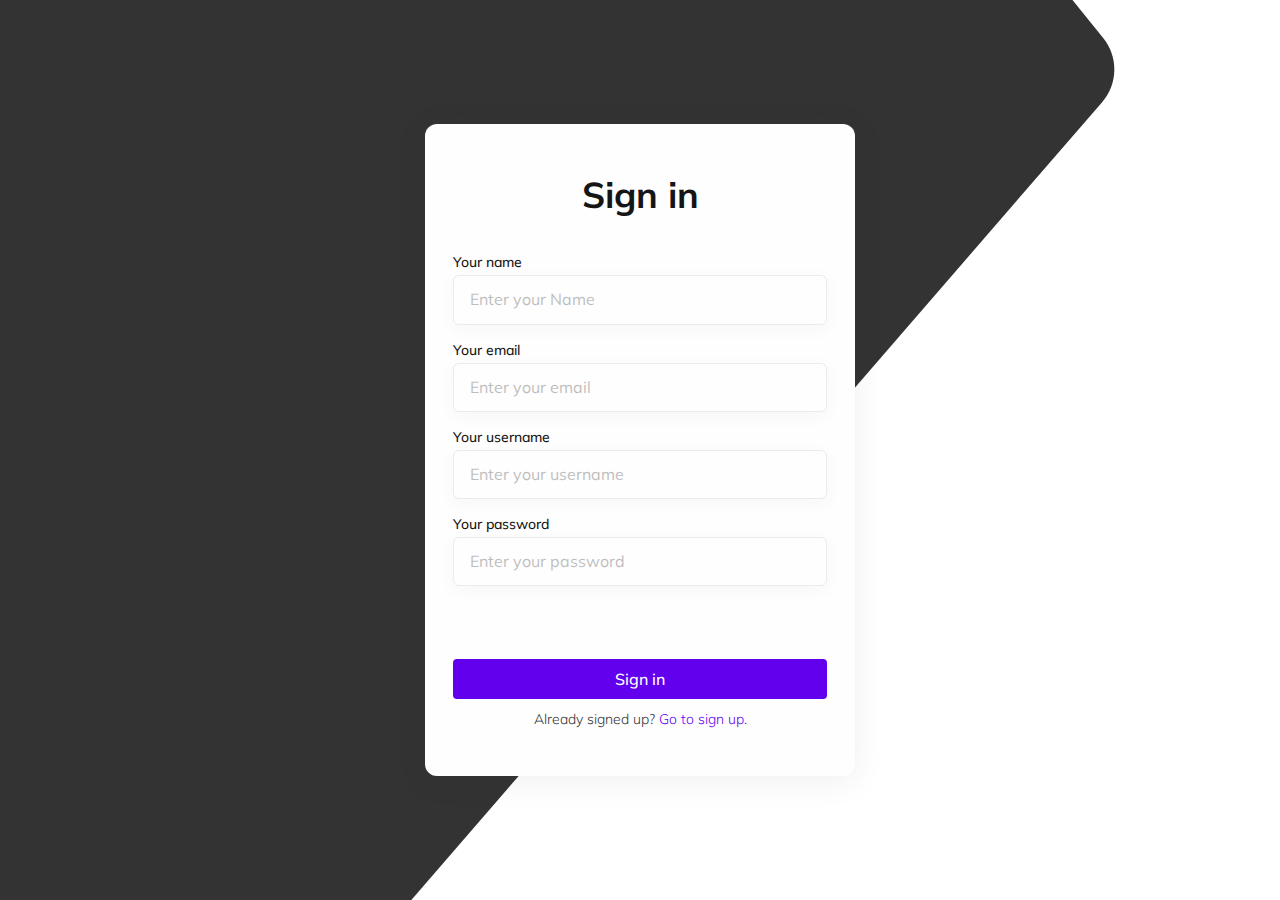
<file: Pages/Sign-in/index.html>
<!DOCTYPE html>
<html lang="en">
  <head>
    <meta charset="UTF-8" />
    <meta name="viewport" content="width=device-width, initial-scale=1.0" />
    <title>Sign in</title>
    <link rel="stylesheet" href="./assets/style.css" />
  </head>
  <body>
    <div class="container">
      <div class="shape">
        <svg xmlns="http://www.w3.org/2000/svg" fill="none">
          <path
            d="M0 0H1072.5L1103.2 37.9667C1118.42 56.7948 1117.96 83.8246 1102.12 102.13L304 1024H0V0Z"
            fill="#333333"
          />
        </svg>
      </div>
      <div class="signIn_container">
        <h1>Sign in</h1>
        <form action="">
          <label for="firstName">Your name</label>
          <input type="text" placeholder="Enter your Name" name="firstName" />
          <label for="email">Your email</label>
          <input type="text" placeholder="Enter your email" name="email" />
          <label for="userName">Your username</label>
          <input
            type="text"
            placeholder="Enter your username"
            name="userName"
          />
          <label for="password">Your password</label>
          <input
            type="password"
            placeholder="Enter your password"
            name="password"
          />
          <p class="alert">Ma'lumotlarni to'liq to'ldiring.</p>
          <button type="submit" name="submit" value="submit">Sign in</button>
        </form>
        <p>
          Already signed up?
          <a href="../../index.html">Go to sign up.</a>
        </p>
      </div>
    </div>

    <script src="./js/index.js"></script>
  </body>
</html>
</file>
<file: assets/style/style.css>
@import url("https://fonts.googleapis.com/css2?family=Montserrat:ital,wght@0,100;0,200;0,300;0,400;0,500;0,600;0,700;0,800;0,900;1,100;1,200;1,300;1,400;1,500;1,600;1,700;1,800;1,900&family=Mulish:ital,wght@0,200;0,300;0,400;0,500;0,600;0,700;0,800;0,900;0,1000;1,200;1,300;1,400;1,500;1,600;1,700;1,800;1,900;1,1000&display=swap");
* {
  margin: 0;
  padding: 0;
  box-sizing: border-box;
}

.container {
  display: flex;
  justify-content: center;
  align-items: center;
  height: 100dvh;
}
.container .shape {
  width: 100%;
  height: 100vh;
  position: absolute;
  left: 0;
  top: 0;
  z-index: -1;
  overflow: hidden;
}
.container .shape svg {
  width: 100% !important;
  height: 100% !important;
}
.container .signUp_container {
  width: 100%;
  max-width: 430px;
  background-color: #FEFEFE;
  padding: 48px 28px;
  border-radius: 12px;
  box-shadow: 0px 4px 32px 0px rgba(51, 51, 51, 0.08);
}
.container .signUp_container h1 {
  font-family: "Mulish";
  color: #151515;
  font-size: 36px;
  font-style: normal;
  font-weight: 700;
  line-height: normal;
  text-align: center;
  margin-bottom: 36px;
}
.container .signUp_container form {
  width: 100%;
}
.container .signUp_container form label {
  color: #151515;
  font-feature-settings: "clig" off, "liga" off;
  font-family: Mulish;
  font-size: 14px;
  font-style: normal;
  font-weight: 500;
  line-height: 120%;
}
.container .signUp_container form input {
  width: 100%;
  padding: 14px 16px;
  margin-top: 4px;
  margin-bottom: 16px;
  border-radius: 6px;
  border: 1px solid #EBEBEB;
  background: #FEFEFE;
  box-shadow: 0px 4px 18px 0px rgba(51, 51, 51, 0.04);
  color: #151515;
  font-feature-settings: "clig" off, "liga" off;
  font-family: "Mulish";
  font-size: 16px;
  font-style: normal;
  font-weight: 400;
  line-height: 120%;
}
.container .signUp_container form input::-moz-placeholder {
  opacity: 0.28;
  color: #151515;
  font-family: "Mulish";
  font-size: 16px;
  font-style: normal;
  font-weight: 400;
  line-height: 120%;
}
.container .signUp_container form input::placeholder {
  opacity: 0.28;
  color: #151515;
  font-family: "Mulish";
  font-size: 16px;
  font-style: normal;
  font-weight: 400;
  line-height: 120%;
}
.container .signUp_container form .alert {
  font-size: 14px;
  color: #FF4D4F;
  margin-top: 4px;
  font-family: "Montserrat";
  font-weight: 700;
  opacity: 0;
}
.container .signUp_container form button {
  width: 100%;
  outline: none;
  border: none;
  margin-top: 36px;
  padding: 10px 24px;
  border-radius: 4px;
  background-color: #6200EE;
  color: #FEFEFE;
  cursor: pointer;
  font-family: "Mulish";
  font-size: 16px;
  font-style: normal;
  font-weight: 500;
  line-height: normal;
  margin-bottom: 12px;
}
.container .signUp_container p {
  color: #333333;
  text-align: center;
  font-family: "Mulish";
  font-size: 14px;
  font-style: normal;
  font-weight: 300;
  line-height: 120%;
}
.container .signUp_container p a {
  color: #6200EE;
  font-family: "Mulish";
  font-size: 14px;
  font-style: normal;
  font-weight: 300;
  line-height: 120%;
  text-decoration: none;
}/*# sourceMappingURL=style.css.map */
</file>
<file: Pages/NotFound/assets/style.css>
@import url("https://fonts.googleapis.com/css2?family=Montserrat:ital,wght@0,100;0,200;0,300;0,400;0,500;0,600;0,700;0,800;0,900;1,100;1,200;1,300;1,400;1,500;1,600;1,700;1,800;1,900&family=Mulish:ital,wght@0,200;0,300;0,400;0,500;0,600;0,700;0,800;0,900;0,1000;1,200;1,300;1,400;1,500;1,600;1,700;1,800;1,900;1,1000&display=swap");
* {
  margin: 0;
  padding: 0;
  box-sizing: border-box;
}

.container {
  display: flex;
  justify-content: center;
  align-items: center;
  height: 100dvh;
}
.container .shape {
  width: 100%;
  height: 100vh;
  position: absolute;
  left: 0;
  top: 0;
  z-index: -1;
  overflow: hidden;
}
.container .shape svg {
  width: 100% !important;
  height: 100% !important;
}
.container .pageNotFound_container .pageNotFound_container_images {
  width: 100%;
  height: 100%;
  max-width: 720px;
  max-height: 476px;
}
.container .pageNotFound_container .pageNotFound_container_images svg {
  width: 100% !important;
  height: 100% !important;
}
.container .pageNotFound_container .pageNotFound_container_buttons {
  display: flex;
  align-items: center;
  justify-content: center;
  gap: 12px;
}
.container .pageNotFound_container .pageNotFound_container_buttons button {
  max-width: 240px;
}
.container .pageNotFound_container .pageNotFound_container_buttons button:first-of-type {
  width: 100%;
  outline: none;
  border: none;
  margin-top: 36px;
  padding: 10px 24px;
  border-radius: 4px;
  background-color: #6200EE;
  color: #FEFEFE;
  cursor: pointer;
  font-family: "Mulish";
  font-size: 16px;
  font-style: normal;
  font-weight: 500;
  line-height: normal;
  margin-bottom: 12px;
}
.container .pageNotFound_container .pageNotFound_container_buttons button:last-of-type {
  width: 100%;
  outline: none;
  border: none;
  margin-top: 36px;
  padding: 10px 24px;
  border-radius: 4px;
  cursor: pointer;
  font-family: "Mulish";
  font-size: 16px;
  font-style: normal;
  font-weight: 500;
  line-height: normal;
  margin-bottom: 12px;
  border: 1px solid #6200EE;
  background-color: #FEFEFE;
  color: #6200EE;
}/*# sourceMappingURL=style.css.map */
</file>
<file: Pages/Sign-in/assets/style.css>
@import url("https://fonts.googleapis.com/css2?family=Montserrat:ital,wght@0,100;0,200;0,300;0,400;0,500;0,600;0,700;0,800;0,900;1,100;1,200;1,300;1,400;1,500;1,600;1,700;1,800;1,900&family=Mulish:ital,wght@0,200;0,300;0,400;0,500;0,600;0,700;0,800;0,900;0,1000;1,200;1,300;1,400;1,500;1,600;1,700;1,800;1,900;1,1000&display=swap");
* {
  margin: 0;
  padding: 0;
  box-sizing: border-box;
}

.container {
  display: flex;
  justify-content: center;
  align-items: center;
  height: 100dvh;
}
.container .shape {
  width: 100%;
  height: 100vh;
  position: absolute;
  left: 0;
  top: 0;
  z-index: -1;
  overflow: hidden;
}
.container .shape svg {
  width: 100% !important;
  height: 100% !important;
}
.container .signIn_container {
  width: 100%;
  max-width: 430px;
  background-color: #FEFEFE;
  padding: 48px 28px;
  border-radius: 12px;
  box-shadow: 0px 4px 32px 0px rgba(51, 51, 51, 0.08);
}
.container .signIn_container h1 {
  font-family: "Mulish";
  color: #151515;
  font-size: 36px;
  font-style: normal;
  font-weight: 700;
  line-height: normal;
  text-align: center;
}
.container .signIn_container form {
  margin-top: 36px;
  width: 100%;
}
.container .signIn_container form label {
  color: #151515;
  font-feature-settings: "clig" off, "liga" off;
  font-family: Mulish;
  font-size: 14px;
  font-style: normal;
  font-weight: 500;
  line-height: 120%;
}
.container .signIn_container form input {
  width: 100%;
  padding: 14px 16px;
  margin-top: 4px;
  margin-bottom: 16px;
  border-radius: 6px;
  border: 1px solid #EBEBEB;
  background: #FEFEFE;
  box-shadow: 0px 4px 18px 0px rgba(51, 51, 51, 0.04);
  color: #151515;
  font-feature-settings: "clig" off, "liga" off;
  font-family: "Mulish";
  font-size: 16px;
  font-style: normal;
  font-weight: 400;
  line-height: 120%;
}
.container .signIn_container form input::-moz-placeholder {
  opacity: 0.28;
  color: #151515;
  font-family: "Mulish";
  font-size: 16px;
  font-style: normal;
  font-weight: 400;
  line-height: 120%;
}
.container .signIn_container form input::placeholder {
  opacity: 0.28;
  color: #151515;
  font-family: "Mulish";
  font-size: 16px;
  font-style: normal;
  font-weight: 400;
  line-height: 120%;
}
.container .signIn_container form .alert {
  font-size: 14px;
  color: #FF4D4F;
  margin-top: 4px;
  font-family: "Montserrat";
  font-weight: 700;
  opacity: 0;
}
.container .signIn_container form button {
  width: 100%;
  outline: none;
  border: none;
  margin-top: 36px;
  padding: 10px 24px;
  border-radius: 4px;
  background-color: #6200EE;
  color: #FEFEFE;
  cursor: pointer;
  font-family: "Mulish";
  font-size: 16px;
  font-style: normal;
  font-weight: 500;
  line-height: normal;
  margin-bottom: 12px;
}
.container .signIn_container p {
  color: #333333;
  text-align: center;
  font-family: "Mulish";
  font-size: 14px;
  font-style: normal;
  font-weight: 300;
  line-height: 120%;
}
.container .signIn_container p a {
  color: #6200EE;
  font-family: "Mulish";
  font-size: 14px;
  font-style: normal;
  font-weight: 300;
  line-height: 120%;
  text-decoration: none;
}/*# sourceMappingURL=style.css.map */
</file>
